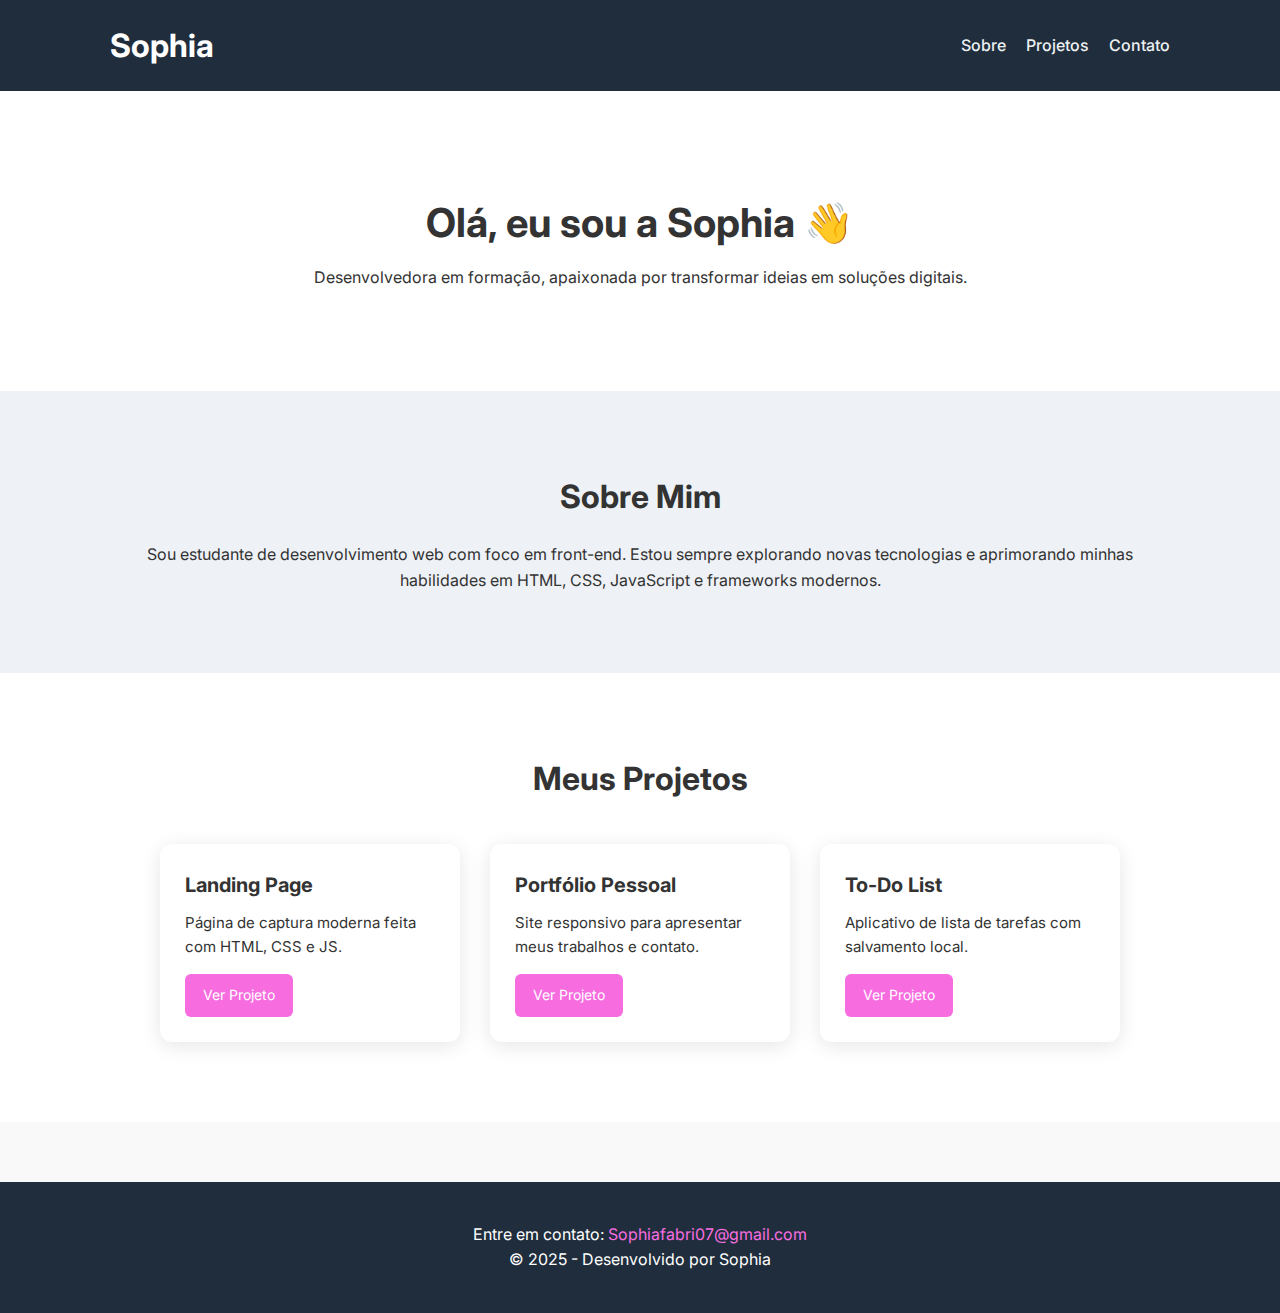
<file: exercicio2.html>
<!DOCTYPE html>
<html lang="pt-br">
<head>
  <meta charset="UTF-8">
  <meta name="viewport" content="width=device-width, initial-scale=1.0">
  <title>Portfólio | Sophia</title>
  <link rel="stylesheet" href="style.css">
  <link rel="preconnect" href="https://fonts.googleapis.com">
  <link href="https://fonts.googleapis.com/css2?family=Inter:wght@400;600;700&display=swap" rel="stylesheet">
</head>
<body>

  <header>
    <div class="container header-content">
      <h1>Sophia</h1>
      <nav aria-label="Navegação principal">
        <ul class="nav-list">
          <li><a href="#sobre">Sobre</a></li>
          <li><a href="#projetos">Projetos</a></li>
          <li><a href="#contato">Contato</a></li>
        </ul>
      </nav>
    </div>
  </header>

  <main>
    <section class="apresentacao" id="inicio">
      <div class="container">
        <h2>Olá, eu sou a Sophia 👋</h2>
        <p>Desenvolvedora em formação, apaixonada por transformar ideias em soluções digitais.</p>
      </div>
    </section>

    <section id="sobre" class="sobre">
      <div class="container">
        <h2>Sobre Mim</h2>
        <p>Sou estudante de desenvolvimento web com foco em front-end. Estou sempre explorando novas tecnologias e aprimorando minhas habilidades em HTML, CSS, JavaScript e frameworks modernos.</p>
      </div>
    </section>

    <section id="projetos" class="projetos">
      <div class="container">
        <h2>Meus Projetos</h2>
        <div class="cards-container">
          <div class="card">
            <h3>Landing Page</h3>
            <p>Página de captura moderna feita com HTML, CSS e JS.</p>
            <a href="#" target="_blank" class="btn">Ver Projeto</a>
          </div>
          <div class="card">
            <h3>Portfólio Pessoal</h3>
            <p>Site responsivo para apresentar meus trabalhos e contato.</p>
            <a href="#" target="_blank" class="btn">Ver Projeto</a>
          </div>
          <div class="card">
            <h3>To-Do List</h3>
            <p>Aplicativo de lista de tarefas com salvamento local.</p>
            <a href="#" target="_blank" class="btn">Ver Projeto</a>
          </div>
        </div>
      </div>
    </section>
  </main>

  <footer id="contato">
    <div class="container">
      <p>Entre em contato: <a href="mailto:Sophiafabri07@gmail.com">Sophiafabri07@gmail.com</a></p>
      <p>© 2025 - Desenvolvido por Sophia</p>
    </div>
  </footer>

</body>
</html>
</file>
<file: style.css>
/* Reset e base */
* {
  margin: 0;
  padding: 0;
  box-sizing: border-box;
}

body {
  font-family: 'Inter', sans-serif;
  background-color: #f9f9f9;
  color: #333;
  line-height: 1.6;
}

/* Container padrão */
.container {
  max-width: 1100px;
  margin: 0 auto;
  padding: 0 20px;
}

/* Header */
header {
  background-color: #1f2d3d;
  color: white;
  padding: 20px 0;
  position: sticky;
  top: 0;
  z-index: 100;
}

.header-content {
  display: flex;
  justify-content: space-between;
  align-items: center;
}

.nav-list {
  list-style: none;
  display: flex;
  gap: 20px;
}

.nav-list a {
  color: #ecf0f1;
  text-decoration: none;
  font-weight: 500;
  transition: color 0.3s;
}

.nav-list a:hover {
  color: #f76de0;
}

/* Apresentação */
.apresentacao {
  padding: 100px 0;
  background-color: #fff;
  text-align: center;
}

.apresentacao h2 {
  font-size: 2.5rem;
  margin-bottom: 10px;
}

/* Sobre */
.sobre {
  padding: 80px 0;
  background-color: #eef1f5;
  text-align: center;
}

.sobre h2 {
  font-size: 2rem;
  margin-bottom: 20px;
}

/* Projetos */
.projetos {
  padding: 80px 0;
  background-color: #fff;
  text-align: center;
}

.projetos h2 {
  font-size: 2rem;
  margin-bottom: 40px;
}

.cards-container {
  display: flex;
  gap: 30px;
  flex-wrap: wrap;
  justify-content: center;
}

.card {
  background-color: white;
  padding: 25px;
  border-radius: 12px;
  box-shadow: 0 4px 20px rgba(0, 0, 0, 0.1);
  max-width: 300px;
  text-align: left;
  flex: 1 1 260px;
  transition: transform 0.3s ease, box-shadow 0.3s ease;
}

.card:hover {
  transform: translateY(-8px);
  box-shadow: 0 6px 25px rgba(0, 0, 0, 0.15);
}

.card h3 {
  font-size: 20px;
  margin-bottom: 10px;
}

.card p {
  font-size: 15px;
  margin-bottom: 15px;
}

.btn {
  display: inline-block;
  padding: 10px 18px;
  background-color: #f76de0;
  color: white;
  text-decoration: none;
  border-radius: 6px;
  font-size: 14px;
  transition: background-color 0.3s;
}

.btn:hover {
  background-color: #e054c5;
}

/* Footer */
footer {
  background-color: #1f2d3d;
  color: white;
  text-align: center;
  padding: 40px 0;
  margin-top: 60px;
}

footer a {
  color: #f76de0;
  text-decoration: none;
}

footer a:hover {
  text-decoration: underline;
}

/* Responsivo */
@media (max-width: 768px) {
  .header-content {
    flex-direction: column;
    align-items: flex-start;
  }

  .nav-list {
    flex-direction: column;
    align-items: flex-start;
    gap: 10px;
    margin-top: 10px;
  }

  .apresentacao h2 {
    font-size: 2rem;
  }

  .cards-container {
    flex-direction: column;
    align-items: center;
  }
}
</file>
